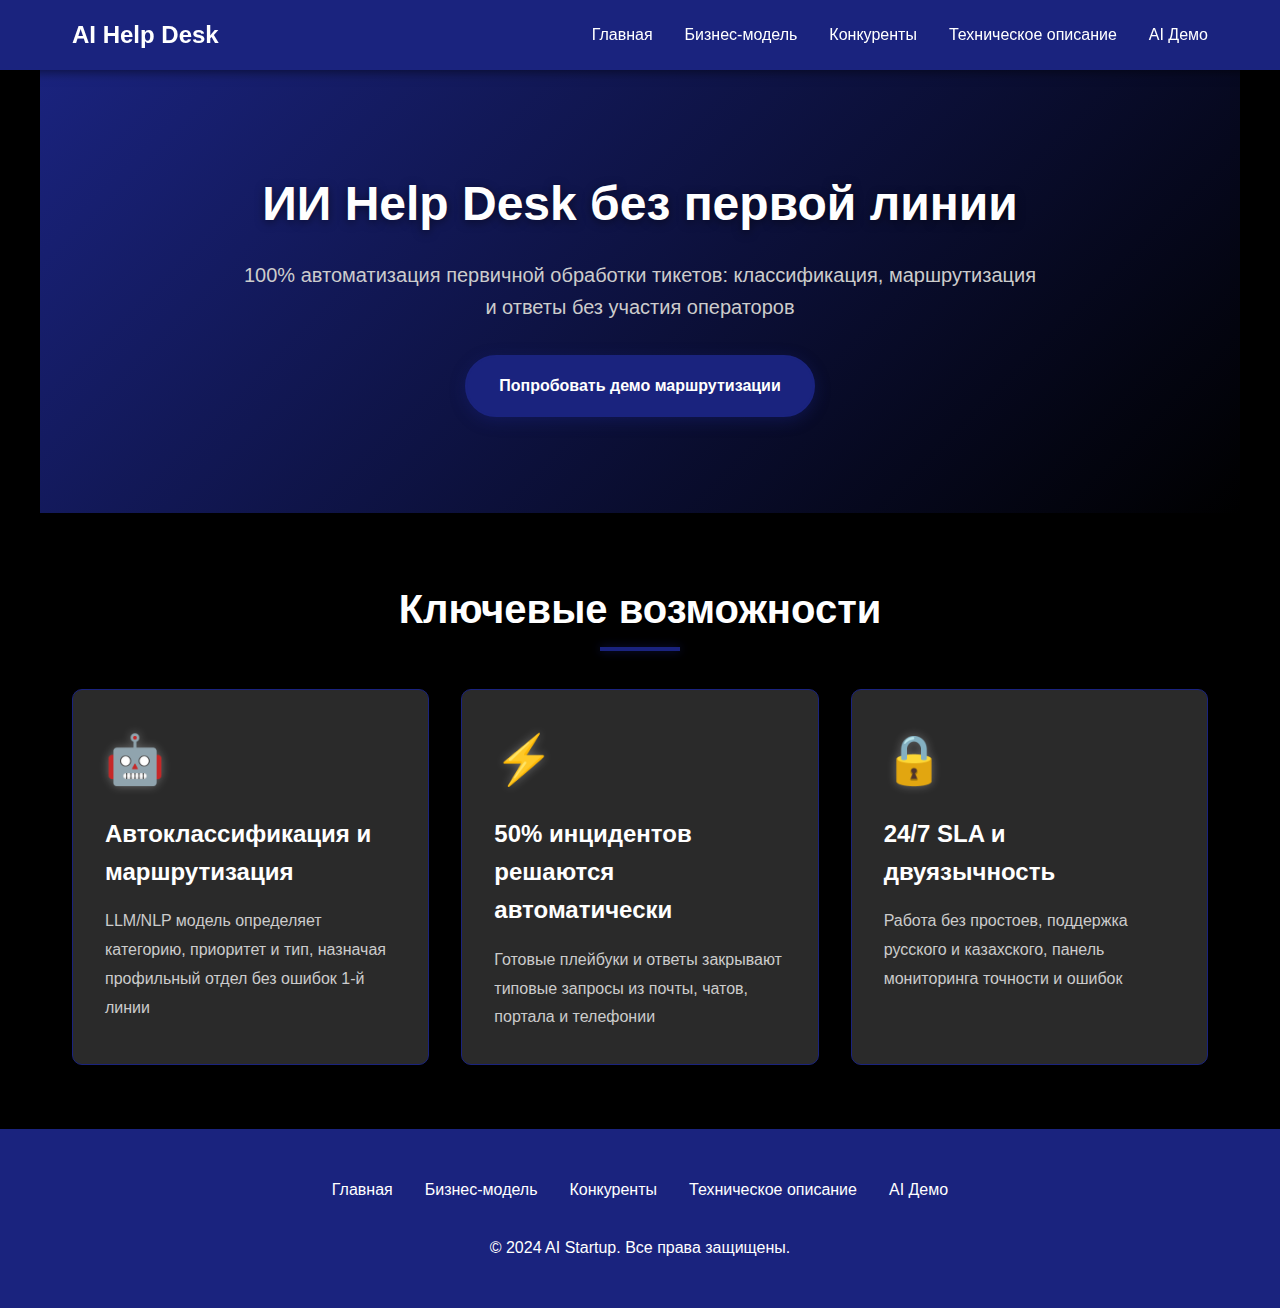
<file: хакатон/project/index.html>
<!DOCTYPE html>
<html lang="ru">
<head>
    <meta charset="UTF-8">
    <meta name="viewport" content="width=device-width, initial-scale=1.0">
    <title>AI Help Desk - Главная</title>
    <link rel="stylesheet" href="assets/css/style.css">
</head>
<body>
    <nav>
        <div class="nav-container">
            <a href="index.html" class="logo">AI Help Desk</a>
            <button class="mobile-menu-toggle">☰</button>
            <ul class="nav-links">
                <li><a href="index.html">Главная</a></li>
                <li><a href="business-model.html">Бизнес-модель</a></li>
                <li><a href="competitors.html">Конкуренты</a></li>
                <li><a href="technical.html">Техническое описание</a></li>
                <li><a href="ai-demo.html">AI Демо</a></li>
            </ul>
        </div>
    </nav>

    <section class="hero">
        <div class="hero-content">
            <h1>ИИ Help Desk без первой линии</h1>
            <p>100% автоматизация первичной обработки тикетов: классификация, маршрутизация и ответы без участия операторов</p>
            <a href="ai-demo.html" class="cta-button">Попробовать демо маршрутизации</a>
        </div>
    </section>

    <section id="features">
        <h2 class="section-title">Ключевые возможности</h2>
        <div class="cards-grid">
            <div class="card">
                <div class="card-icon">🤖</div>
                <h3>Автоклассификация и маршрутизация</h3>
                <p>LLM/NLP модель определяет категорию, приоритет и тип, назначая профильный отдел без ошибок 1-й линии</p>
            </div>
            <div class="card">
                <div class="card-icon">⚡</div>
                <h3>50% инцидентов решаются автоматически</h3>
                <p>Готовые плейбуки и ответы закрывают типовые запросы из почты, чатов, портала и телефонии</p>
            </div>
            <div class="card">
                <div class="card-icon">🔒</div>
                <h3>24/7 SLA и двуязычность</h3>
                <p>Работа без простоев, поддержка русского и казахского, панель мониторинга точности и ошибок</p>
            </div>
        </div>
    </section>

    <footer>
        <div class="footer-content">
            <div class="footer-links">
                <a href="index.html">Главная</a>
                <a href="business-model.html">Бизнес-модель</a>
                <a href="competitors.html">Конкуренты</a>
                <a href="technical.html">Техническое описание</a>
                <a href="ai-demo.html">AI Демо</a>
            </div>
            <p>&copy; 2024 AI Startup. Все права защищены.</p>
        </div>
    </footer>

    <script src="assets/js/main.js"></script>
</body>
</html>
</file>
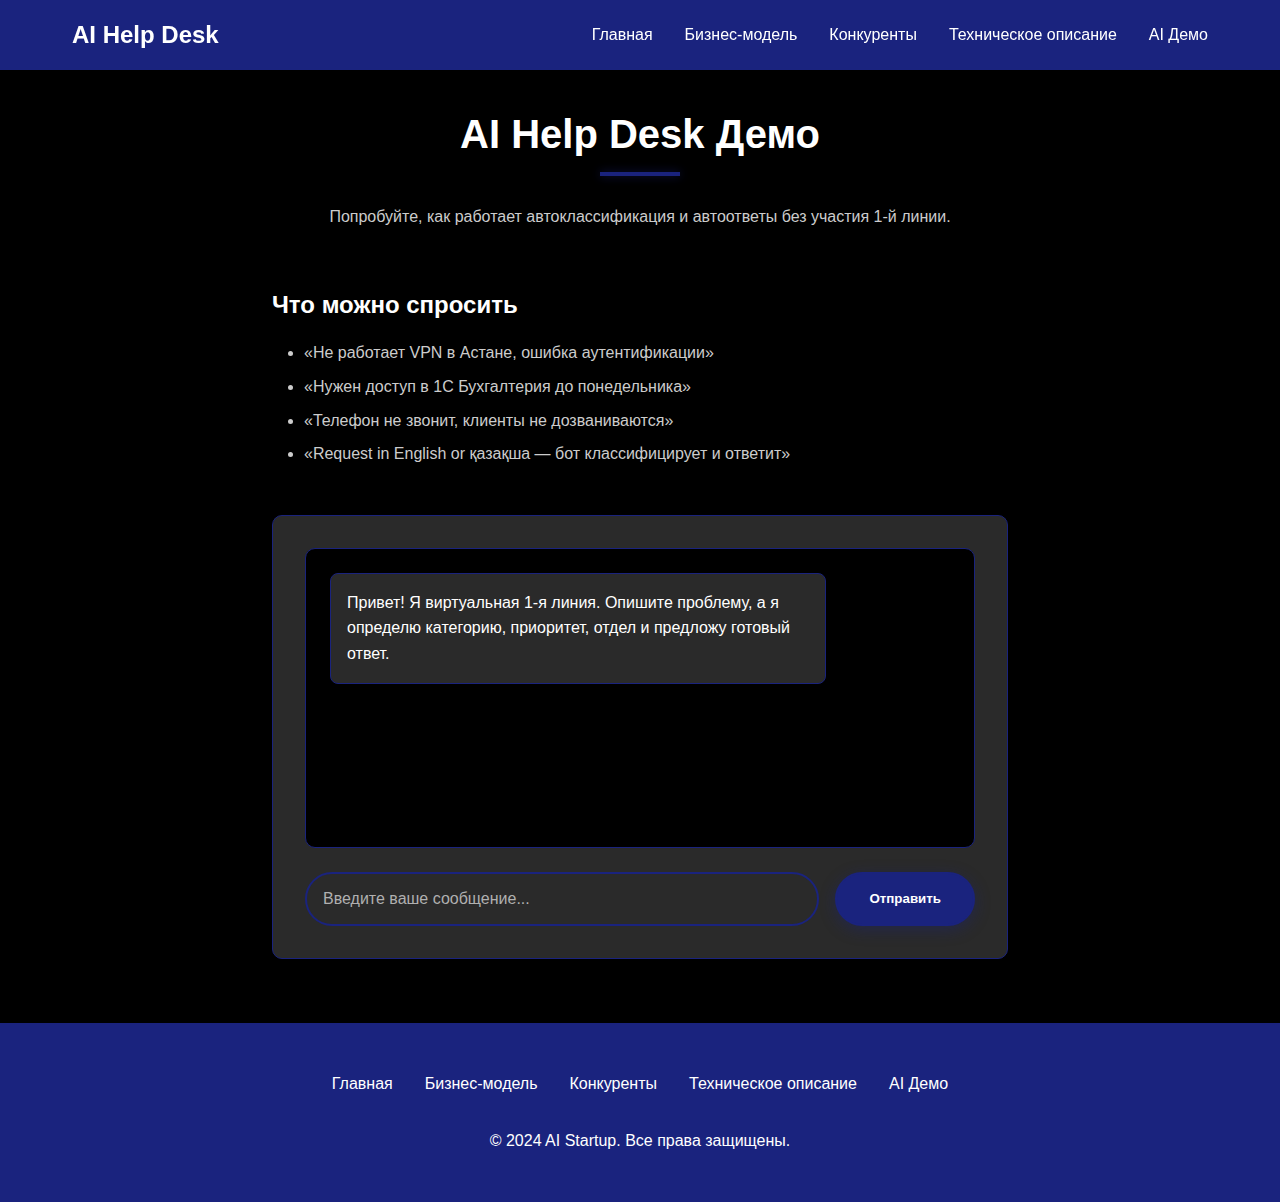
<file: хакатон/project/ai-demo.html>
<!DOCTYPE html>
<html lang="ru">
<head>
    <meta charset="UTF-8">
    <meta name="viewport" content="width=device-width, initial-scale=1.0">
    <title>AI Демо - AI Help Desk</title>
    <link rel="stylesheet" href="assets/css/style.css">
</head>
<body>
    <nav>
        <div class="nav-container">
            <a href="index.html" class="logo">AI Help Desk</a>
            <button class="mobile-menu-toggle">☰</button>
            <ul class="nav-links">
                <li><a href="index.html">Главная</a></li>
                <li><a href="business-model.html">Бизнес-модель</a></li>
                <li><a href="competitors.html">Конкуренты</a></li>
                <li><a href="technical.html">Техническое описание</a></li>
                <li><a href="ai-demo.html">AI Демо</a></li>
            </ul>
        </div>
    </nav>

    <div class="content-page">
        <h1 class="section-title">AI Help Desk Демо</h1>
        <p style="text-align:center;color:#cccccc;margin-top:-10px;">
            Попробуйте, как работает автоклассификация и автоответы без участия 1-й линии.
        </p>
        
        <div class="ai-demo-container">
            <div class="content-section" style="margin-top:0;">
                <h3>Что можно спросить</h3>
                <ul>
                    <li>«Не работает VPN в Астане, ошибка аутентификации»</li>
                    <li>«Нужен доступ в 1С Бухгалтерия до понедельника»</li>
                    <li>«Телефон не звонит, клиенты не дозваниваются»</li>
                    <li>«Request in English or қазақша — бот классифицирует и ответит»</li>
                </ul>
            </div>
            <div class="ai-chat-container">
                <div id="chat-messages" class="chat-messages">
                    <div class="message ai">
                        Привет! Я виртуальная 1-я линия. Опишите проблему, а я определю категорию, приоритет, отдел и предложу готовый ответ.
                    </div>
                </div>
                
                <div class="chat-input-container">
                    <input 
                        type="text" 
                        id="chat-input" 
                        class="chat-input" 
                        placeholder="Введите ваше сообщение..."
                        autocomplete="off"
                    >
                    <button id="send-button" class="send-button">Отправить</button>
                </div>
            </div>
        </div>
    </div>

    <footer>
        <div class="footer-content">
            <div class="footer-links">
                <a href="index.html">Главная</a>
                <a href="business-model.html">Бизнес-модель</a>
                <a href="competitors.html">Конкуренты</a>
                <a href="technical.html">Техническое описание</a>
                <a href="ai-demo.html">AI Демо</a>
            </div>
            <p>&copy; 2024 AI Startup. Все права защищены.</p>
        </div>
    </footer>

    <script src="assets/js/main.js"></script>
    <script src="assets/js/ai-demo.js"></script>
</body>
</html>
</file>
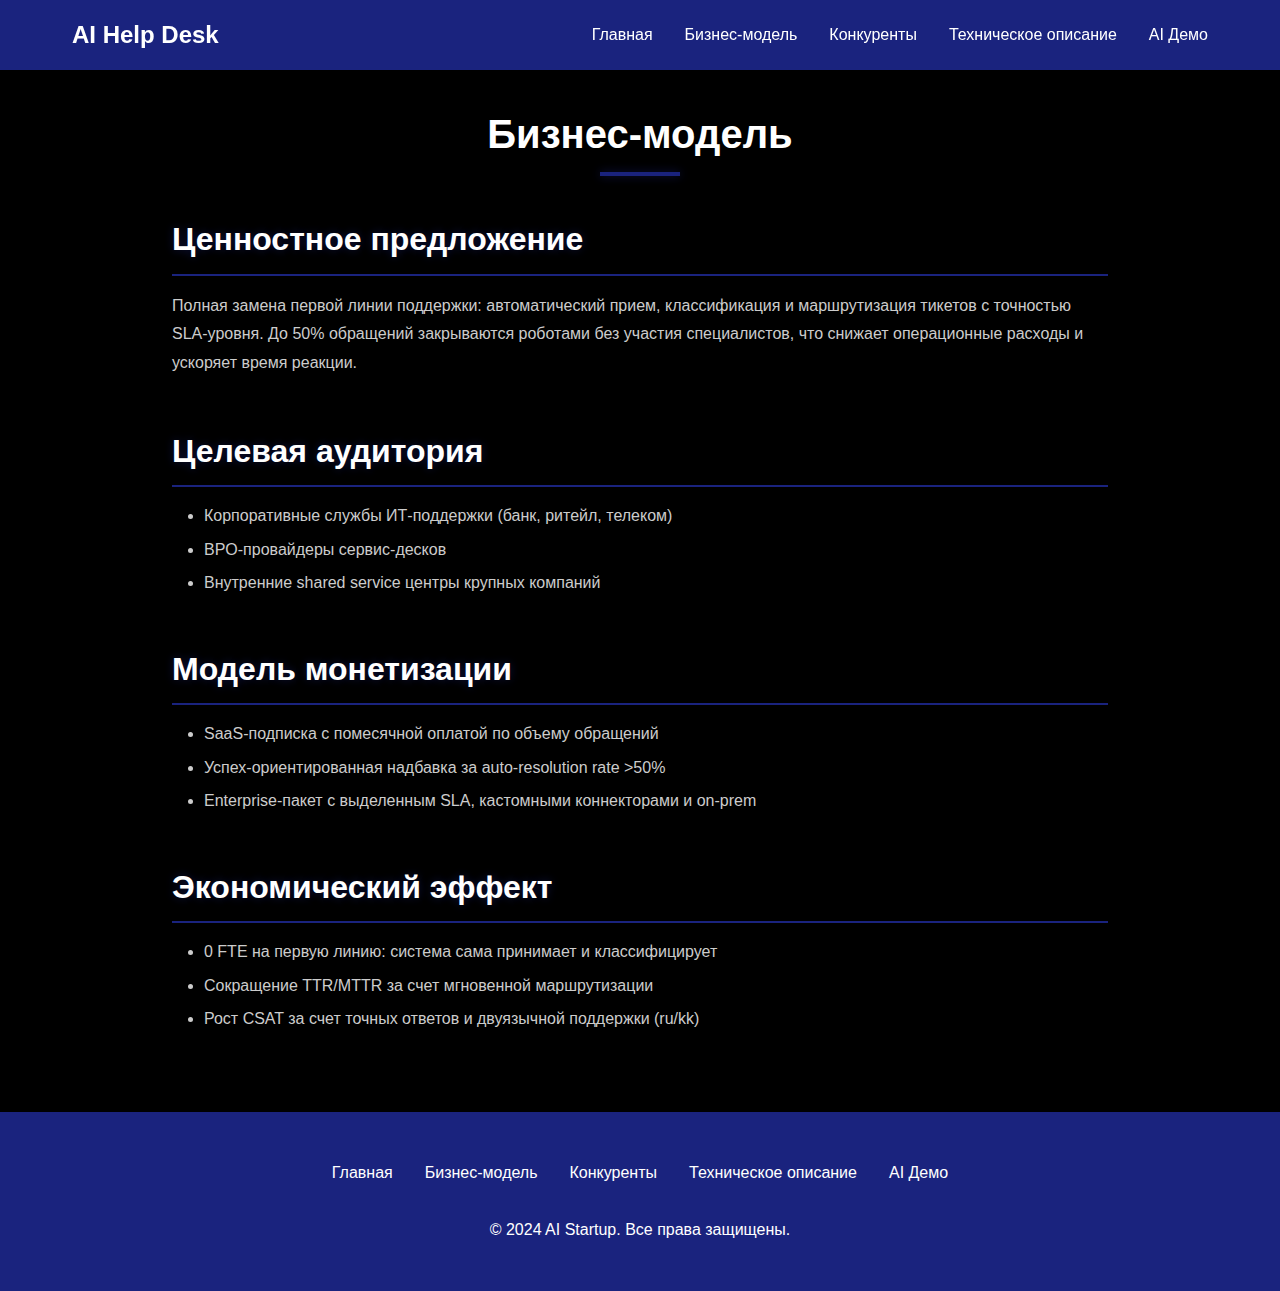
<file: хакатон/project/business-model.html>
<!DOCTYPE html>
<html lang="ru">
<head>
    <meta charset="UTF-8">
    <meta name="viewport" content="width=device-width, initial-scale=1.0">
    <title>Бизнес-модель - AI Help Desk</title>
    <link rel="stylesheet" href="assets/css/style.css">
</head>
<body>
    <nav>
        <div class="nav-container">
            <a href="index.html" class="logo">AI Help Desk</a>
            <button class="mobile-menu-toggle">☰</button>
            <ul class="nav-links">
                <li><a href="index.html">Главная</a></li>
                <li><a href="business-model.html">Бизнес-модель</a></li>
                <li><a href="competitors.html">Конкуренты</a></li>
                <li><a href="technical.html">Техническое описание</a></li>
                <li><a href="ai-demo.html">AI Демо</a></li>
            </ul>
        </div>
    </nav>

    <div class="content-page">
        <h1 class="section-title">Бизнес-модель</h1>

        <div class="content-section">
            <h2>Ценностное предложение</h2>
            <p>
                Полная замена первой линии поддержки: автоматический прием, классификация и маршрутизация тикетов с точностью SLA-уровня. До 50% обращений закрываются роботами без участия специалистов, что снижает операционные расходы и ускоряет время реакции.
            </p>
        </div>

        <div class="content-section">
            <h2>Целевая аудитория</h2>
            <ul>
                <li>Корпоративные службы ИТ-поддержки (банк, ритейл, телеком)</li>
                <li>BPO-провайдеры сервис-десков</li>
                <li>Внутренние shared service центры крупных компаний</li>
            </ul>
        </div>

        <div class="content-section">
            <h2>Модель монетизации</h2>
            <ul>
                <li>SaaS-подписка с помесячной оплатой по объему обращений</li>
                <li>Успех-ориентированная надбавка за auto-resolution rate &gt;50%</li>
                <li>Enterprise-пакет с выделенным SLA, кастомными коннекторами и on-prem</li>
            </ul>
        </div>

        <div class="content-section">
            <h2>Экономический эффект</h2>
            <ul>
                <li>0 FTE на первую линию: система сама принимает и классифицирует</li>
                <li>Сокращение TTR/MTTR за счет мгновенной маршрутизации</li>
                <li>Рост CSAT за счет точных ответов и двуязычной поддержки (ru/kk)</li>
            </ul>
        </div>
    </div>

    <footer>
        <div class="footer-content">
            <div class="footer-links">
                <a href="index.html">Главная</a>
                <a href="business-model.html">Бизнес-модель</a>
                <a href="competitors.html">Конкуренты</a>
                <a href="technical.html">Техническое описание</a>
                <a href="ai-demo.html">AI Демо</a>
            </div>
            <p>&copy; 2024 AI Startup. Все права защищены.</p>
        </div>
    </footer>

    <script src="assets/js/main.js"></script>
</body>
</html>
</file>
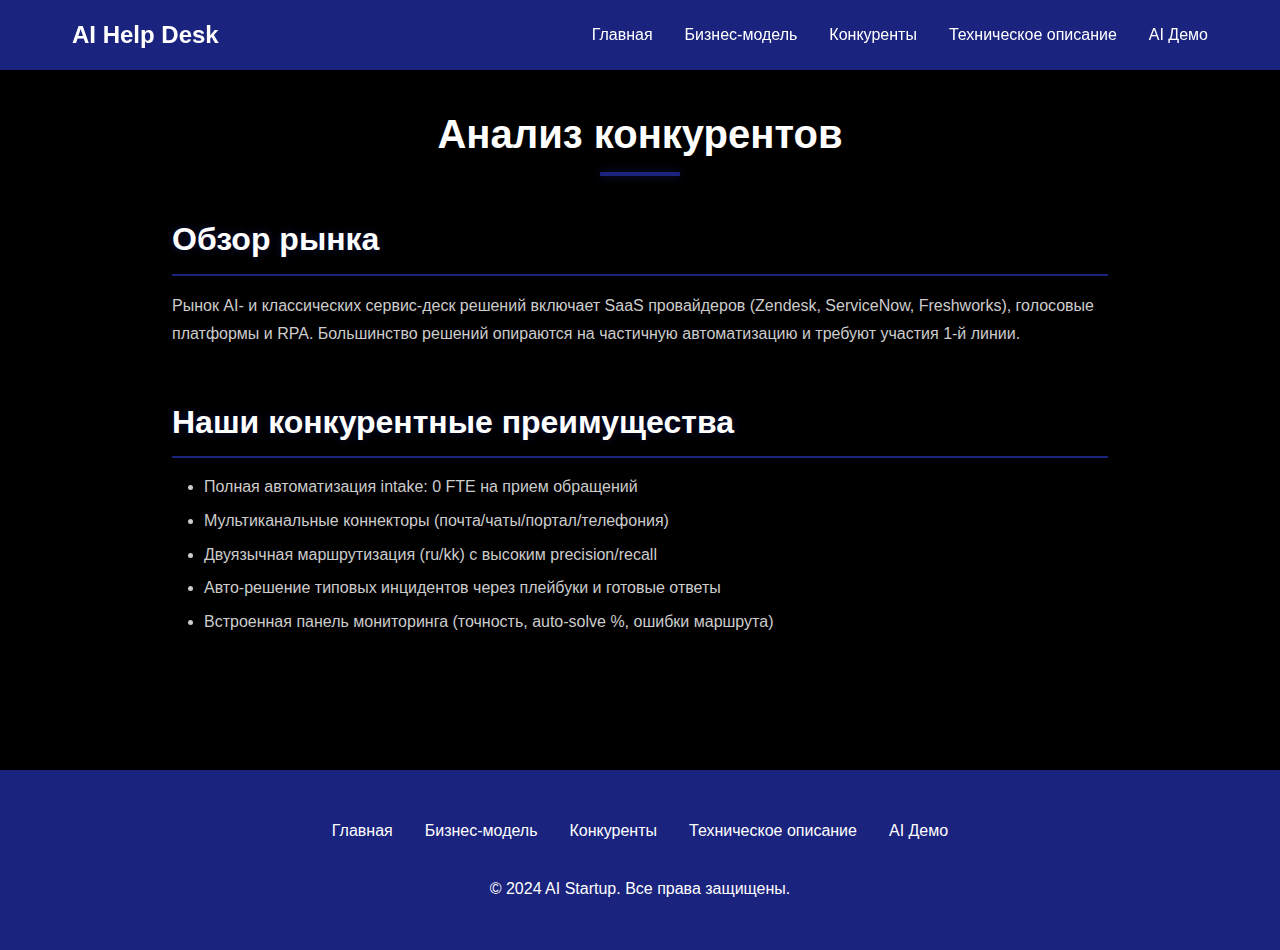
<file: хакатон/project/competitors.html>
<!DOCTYPE html>
<html lang="ru">
<head>
    <meta charset="UTF-8">
    <meta name="viewport" content="width=device-width, initial-scale=1.0">
    <title>Анализ конкурентов - AI Help Desk</title>
    <link rel="stylesheet" href="assets/css/style.css">
</head>
<body>
    <nav>
        <div class="nav-container">
            <a href="index.html" class="logo">AI Help Desk</a>
            <button class="mobile-menu-toggle">☰</button>
            <ul class="nav-links">
                <li><a href="index.html">Главная</a></li>
                <li><a href="business-model.html">Бизнес-модель</a></li>
                <li><a href="competitors.html">Конкуренты</a></li>
                <li><a href="technical.html">Техническое описание</a></li>
                <li><a href="ai-demo.html">AI Демо</a></li>
            </ul>
        </div>
    </nav>

    <div class="content-page">
        <h1 class="section-title">Анализ конкурентов</h1>

        <div class="content-section">
            <h2>Обзор рынка</h2>
            <p>
                Рынок AI- и классических сервис-деск решений включает SaaS провайдеров (Zendesk, ServiceNow, Freshworks), голосовые платформы и RPA. Большинство решений опираются на частичную автоматизацию и требуют участия 1-й линии.
            </p>
        </div>

        <div class="content-section">
            <h2>Наши конкурентные преимущества</h2>
            <ul>
                <li>Полная автоматизация intake: 0 FTE на прием обращений</li>
                <li>Мультиканальные коннекторы (почта/чаты/портал/телефония)</li>
                <li>Двуязычная маршрутизация (ru/kk) с высоким precision/recall</li>
                <li>Авто-решение типовых инцидентов через плейбуки и готовые ответы</li>
                <li>Встроенная панель мониторинга (точность, auto-solve %, ошибки маршрута)</li>
            </ul>
        </div>
    </div>

    <footer>
        <div class="footer-content">
            <div class="footer-links">
                <a href="index.html">Главная</a>
                <a href="business-model.html">Бизнес-модель</a>
                <a href="competitors.html">Конкуренты</a>
                <a href="technical.html">Техническое описание</a>
                <a href="ai-demo.html">AI Демо</a>
            </div>
            <p>&copy; 2024 AI Startup. Все права защищены.</p>
        </div>
    </footer>

    <script src="assets/js/main.js"></script>
</body>
</html>
</file>
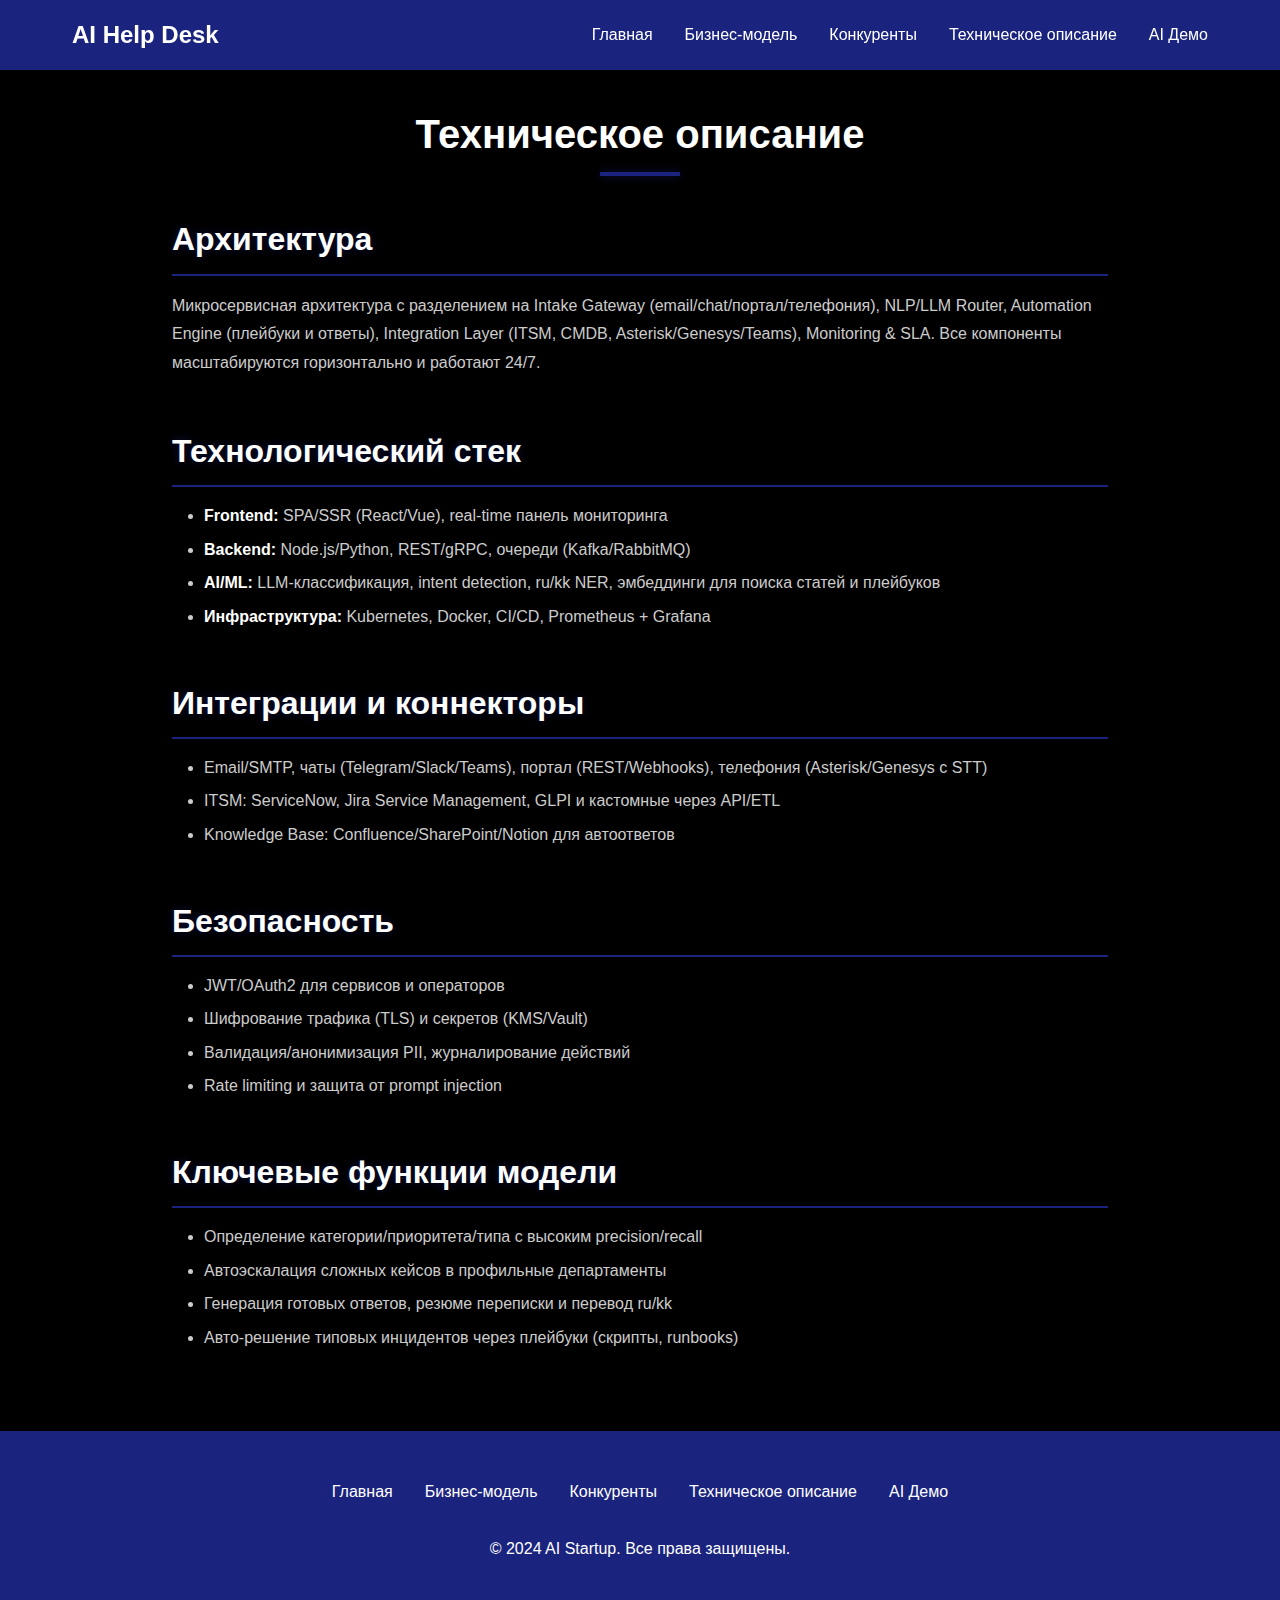
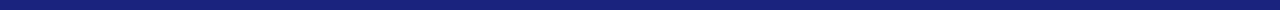
<file: хакатон/project/technical.html>
<!DOCTYPE html>
<html lang="ru">
<head>
    <meta charset="UTF-8">
    <meta name="viewport" content="width=device-width, initial-scale=1.0">
    <title>Техническое описание - AI Help Desk</title>
    <link rel="stylesheet" href="assets/css/style.css">
</head>
<body>
    <nav>
        <div class="nav-container">
            <a href="index.html" class="logo">AI Help Desk</a>
            <button class="mobile-menu-toggle">☰</button>
            <ul class="nav-links">
                <li><a href="index.html">Главная</a></li>
                <li><a href="business-model.html">Бизнес-модель</a></li>
                <li><a href="competitors.html">Конкуренты</a></li>
                <li><a href="technical.html">Техническое описание</a></li>
                <li><a href="ai-demo.html">AI Демо</a></li>
            </ul>
        </div>
    </nav>

    <div class="content-page">
        <h1 class="section-title">Техническое описание</h1>

        <div class="content-section">
            <h2>Архитектура</h2>
            <p>
                Микросервисная архитектура с разделением на Intake Gateway (email/chat/портал/телефония), NLP/LLM Router, Automation Engine (плейбуки и ответы), Integration Layer (ITSM, CMDB, Asterisk/Genesys/Teams), Monitoring &amp; SLA. Все компоненты масштабируются горизонтально и работают 24/7.
            </p>
        </div>

        <div class="content-section">
            <h2>Технологический стек</h2>
            <ul>
                <li><strong>Frontend:</strong> SPA/SSR (React/Vue), real-time панель мониторинга</li>
                <li><strong>Backend:</strong> Node.js/Python, REST/gRPC, очереди (Kafka/RabbitMQ)</li>
                <li><strong>AI/ML:</strong> LLM-классификация, intent detection, ru/kk NER, эмбеддинги для поиска статей и плейбуков</li>
                <li><strong>Инфраструктура:</strong> Kubernetes, Docker, CI/CD, Prometheus + Grafana</li>
            </ul>
        </div>

        <div class="content-section">
            <h2>Интеграции и коннекторы</h2>
            <ul>
                <li>Email/SMTP, чаты (Telegram/Slack/Teams), портал (REST/Webhooks), телефония (Asterisk/Genesys с STT)</li>
                <li>ITSM: ServiceNow, Jira Service Management, GLPI и кастомные через API/ETL</li>
                <li>Knowledge Base: Confluence/SharePoint/Notion для автоответов</li>
            </ul>
        </div>

        <div class="content-section">
            <h2>Безопасность</h2>
            <ul>
                <li>JWT/OAuth2 для сервисов и операторов</li>
                <li>Шифрование трафика (TLS) и секретов (KMS/Vault)</li>
                <li>Валидация/анонимизация PII, журналирование действий</li>
                <li>Rate limiting и защита от prompt injection</li>
            </ul>
        </div>

        <div class="content-section">
            <h2>Ключевые функции модели</h2>
            <ul>
                <li>Определение категории/приоритета/типа с высоким precision/recall</li>
                <li>Автоэскалация сложных кейсов в профильные департаменты</li>
                <li>Генерация готовых ответов, резюме переписки и перевод ru/kk</li>
                <li>Авто-решение типовых инцидентов через плейбуки (скрипты, runbooks)</li>
            </ul>
        </div>
    </div>

    <footer>
        <div class="footer-content">
            <div class="footer-links">
                <a href="index.html">Главная</a>
                <a href="business-model.html">Бизнес-модель</a>
                <a href="competitors.html">Конкуренты</a>
                <a href="technical.html">Техническое описание</a>
                <a href="ai-demo.html">AI Демо</a>
            </div>
            <p>&copy; 2024 AI Startup. Все права защищены.</p>
        </div>
    </footer>

    <script src="assets/js/main.js"></script>
</body>
</html>
</file>
<file: хакатон/project/assets/css/style.css>
/* Общие стили */
* {
    margin: 0;
    padding: 0;
    box-sizing: border-box;
}

:root {
    --dark-blue: #1a237e;
    --dark-blue-hover: #283593;
    --dark-blue-light: #303f9f;
    --black: #000000;
    --white: #ffffff;
    --gray: #b0b0b0;
    --light-gray: #1a1a1a;
    --dark-gray: #2a2a2a;
    --text-gray: #cccccc;
}

body {
    font-family: 'Segoe UI', Tahoma, Geneva, Verdana, sans-serif;
    line-height: 1.6;
    color: var(--white);
    background-color: var(--black);
    overflow-x: hidden;
}

/* Навигация */
nav {
    background-color: var(--dark-blue);
    box-shadow: 0 2px 10px rgba(0, 0, 0, 0.5);
    position: sticky;
    top: 0;
    z-index: 1000;
    padding: 1rem 0;
}

.nav-container {
    max-width: 1200px;
    margin: 0 auto;
    display: flex;
    justify-content: space-between;
    align-items: center;
    padding: 0 2rem;
}

.logo {
    font-size: 1.5rem;
    font-weight: bold;
    color: var(--white);
    text-decoration: none;
    transition: all 0.3s ease;
}

.logo:hover {
    transform: scale(1.05);
    color: var(--white);
    text-shadow: 0 0 10px rgba(255, 255, 255, 0.5);
}

.nav-links {
    display: flex;
    list-style: none;
    gap: 2rem;
}

.nav-links a {
    text-decoration: none;
    color: var(--white);
    font-weight: 500;
    transition: all 0.3s ease;
    position: relative;
    padding: 0.5rem 0;
}

.nav-links a::after {
    content: '';
    position: absolute;
    bottom: 0;
    left: 0;
    width: 0;
    height: 2px;
    background-color: var(--white);
    transition: width 0.3s ease;
}

.nav-links a:hover {
    color: var(--white);
    text-shadow: 0 0 8px rgba(255, 255, 255, 0.6);
}

.nav-links a:hover::after {
    width: 100%;
}

.mobile-menu-toggle {
    display: none;
    background: none;
    border: none;
    font-size: 1.5rem;
    cursor: pointer;
    color: var(--white);
    transition: all 0.3s ease;
}

.mobile-menu-toggle:hover {
    color: var(--white);
    text-shadow: 0 0 8px rgba(255, 255, 255, 0.6);
}

/* Главная секция */
.hero {
    background: linear-gradient(135deg, var(--dark-blue) 0%, var(--black) 100%);
    color: var(--white);
    padding: 6rem 2rem;
    text-align: center;
    animation: fadeIn 1s ease-in;
}

@keyframes fadeIn {
    from {
        opacity: 0;
        transform: translateY(20px);
    }
    to {
        opacity: 1;
        transform: translateY(0);
    }
}

.hero-content {
    max-width: 800px;
    margin: 0 auto;
}

.hero h1 {
    font-size: 3rem;
    margin-bottom: 1rem;
    animation: slideInLeft 1s ease-out;
    text-shadow: 0 2px 10px rgba(0, 0, 0, 0.5);
}

@keyframes slideInLeft {
    from {
        opacity: 0;
        transform: translateX(-50px);
    }
    to {
        opacity: 1;
        transform: translateX(0);
    }
}

.hero p {
    font-size: 1.25rem;
    margin-bottom: 2rem;
    animation: slideInRight 1s ease-out;
    color: var(--text-gray);
}

@keyframes slideInRight {
    from {
        opacity: 0;
        transform: translateX(50px);
    }
    to {
        opacity: 1;
        transform: translateX(0);
    }
}

.cta-button {
    display: inline-block;
    padding: 1rem 2rem;
    background-color: var(--dark-blue);
    color: var(--white);
    text-decoration: none;
    border-radius: 50px;
    font-weight: bold;
    transition: all 0.3s ease;
    box-shadow: 0 4px 15px rgba(26, 35, 126, 0.4);
    border: 2px solid var(--dark-blue);
}

.cta-button:hover {
    background-color: var(--dark-blue-hover);
    border-color: var(--white);
    transform: translateY(-3px);
    box-shadow: 0 6px 20px rgba(26, 35, 126, 0.6), 0 0 15px rgba(255, 255, 255, 0.3);
}

/* Секции */
section {
    padding: 4rem 2rem;
    max-width: 1200px;
    margin: 0 auto;
    background-color: var(--black);
}

.section-title {
    font-size: 2.5rem;
    text-align: center;
    margin-bottom: 3rem;
    color: var(--white);
    position: relative;
}

.section-title::after {
    content: '';
    position: absolute;
    bottom: -10px;
    left: 50%;
    transform: translateX(-50%);
    width: 80px;
    height: 4px;
    background-color: var(--dark-blue);
    box-shadow: 0 0 10px rgba(26, 35, 126, 0.6);
}

/* Карточки */
.cards-grid {
    display: grid;
    grid-template-columns: repeat(auto-fit, minmax(300px, 1fr));
    gap: 2rem;
    margin-top: 2rem;
}

.card {
    background-color: var(--dark-gray);
    border: 1px solid var(--dark-blue);
    border-radius: 10px;
    padding: 2rem;
    transition: all 0.3s ease;
    box-shadow: 0 2px 10px rgba(0, 0, 0, 0.3);
}

.card:hover {
    transform: translateY(-5px);
    box-shadow: 0 8px 25px rgba(26, 35, 126, 0.5), 0 0 20px rgba(255, 255, 255, 0.1);
    border-color: var(--dark-blue-light);
    background-color: var(--light-gray);
}

.card-icon {
    font-size: 3rem;
    color: var(--white);
    margin-bottom: 1rem;
    filter: drop-shadow(0 0 5px rgba(255, 255, 255, 0.3));
}

.card h3 {
    font-size: 1.5rem;
    margin-bottom: 1rem;
    color: var(--white);
}

.card p {
    color: var(--text-gray);
    line-height: 1.8;
}

/* Футер */
footer {
    background-color: var(--dark-blue);
    color: var(--white);
    padding: 3rem 2rem;
    text-align: center;
}

.footer-content {
    max-width: 1200px;
    margin: 0 auto;
}

.footer-links {
    display: flex;
    justify-content: center;
    gap: 2rem;
    margin-bottom: 2rem;
    flex-wrap: wrap;
}

.footer-links a {
    color: var(--white);
    text-decoration: none;
    transition: all 0.3s ease;
    position: relative;
}

.footer-links a:hover {
    color: var(--white);
    text-shadow: 0 0 8px rgba(255, 255, 255, 0.6);
}

/* Страницы контента */
.content-page {
    padding: 2rem;
    max-width: 1000px;
    margin: 0 auto;
    min-height: calc(100vh - 200px);
    background-color: var(--black);
    color: var(--white);
}

.content-section {
    margin-bottom: 3rem;
}

.content-section h2 {
    font-size: 2rem;
    color: var(--white);
    margin-bottom: 1rem;
    padding-bottom: 0.5rem;
    border-bottom: 2px solid var(--dark-blue);
    text-shadow: 0 0 10px rgba(26, 35, 126, 0.5);
}

.content-section h3 {
    font-size: 1.5rem;
    color: var(--white);
    margin-top: 1.5rem;
    margin-bottom: 1rem;
}

.content-section p {
    margin-bottom: 1rem;
    line-height: 1.8;
    color: var(--text-gray);
}

.content-section ul {
    margin-left: 2rem;
    margin-bottom: 1rem;
}

.content-section li {
    margin-bottom: 0.5rem;
    color: var(--text-gray);
}

.content-section strong {
    color: var(--white);
}

.content-section code {
    background-color: var(--dark-gray);
    color: var(--white);
    padding: 0.2rem 0.5rem;
    border-radius: 4px;
    border: 1px solid var(--dark-blue);
}

.content-section table {
    width: 100%;
    border-collapse: collapse;
    margin: 1rem 0;
    background-color: var(--dark-gray);
}

.content-section th {
    background-color: var(--dark-blue);
    color: var(--white);
    padding: 1rem;
    text-align: left;
    border: 1px solid var(--dark-blue-light);
}

.content-section td {
    padding: 1rem;
    border: 1px solid var(--dark-blue);
    color: var(--text-gray);
}

.content-section pre {
    background-color: var(--dark-gray);
    padding: 1rem;
    border-radius: 5px;
    overflow-x: auto;
    margin: 1rem 0;
    border: 1px solid var(--dark-blue);
}

/* AI Demo страница */
.ai-demo-container {
    max-width: 800px;
    margin: 0 auto;
    padding: 2rem;
}

.ai-chat-container {
    background-color: var(--dark-gray);
    border-radius: 10px;
    padding: 2rem;
    margin-top: 2rem;
    border: 1px solid var(--dark-blue);
    box-shadow: 0 4px 15px rgba(0, 0, 0, 0.3);
}

.chat-messages {
    min-height: 300px;
    max-height: 500px;
    overflow-y: auto;
    background-color: var(--black);
    border-radius: 10px;
    padding: 1.5rem;
    margin-bottom: 1.5rem;
    border: 1px solid var(--dark-blue);
}

.chat-messages::-webkit-scrollbar {
    width: 8px;
}

.chat-messages::-webkit-scrollbar-track {
    background: var(--dark-gray);
    border-radius: 10px;
}

.chat-messages::-webkit-scrollbar-thumb {
    background: var(--dark-blue);
    border-radius: 10px;
}

.chat-messages::-webkit-scrollbar-thumb:hover {
    background: var(--dark-blue-hover);
}

.message {
    margin-bottom: 1rem;
    padding: 1rem;
    border-radius: 8px;
    animation: messageSlide 0.3s ease;
}

@keyframes messageSlide {
    from {
        opacity: 0;
        transform: translateY(10px);
    }
    to {
        opacity: 1;
        transform: translateY(0);
    }
}

.message.user {
    background-color: var(--dark-blue);
    color: var(--white);
    margin-left: 20%;
    box-shadow: 0 2px 10px rgba(26, 35, 126, 0.4);
}

.message.ai {
    background-color: var(--dark-gray);
    color: var(--white);
    margin-right: 20%;
    border: 1px solid var(--dark-blue);
    box-shadow: 0 2px 10px rgba(0, 0, 0, 0.3);
}

.chat-input-container {
    display: flex;
    gap: 1rem;
}

.chat-input {
    flex: 1;
    padding: 1rem;
    border: 2px solid var(--dark-blue);
    border-radius: 50px;
    font-size: 1rem;
    transition: all 0.3s ease;
    background-color: var(--dark-gray);
    color: var(--white);
}

.chat-input::placeholder {
    color: var(--gray);
}

.chat-input:focus {
    outline: none;
    border-color: var(--white);
    box-shadow: 0 0 15px rgba(255, 255, 255, 0.3);
    background-color: var(--light-gray);
}

.send-button {
    padding: 1rem 2rem;
    background-color: var(--dark-blue);
    color: var(--white);
    border: 2px solid var(--dark-blue);
    border-radius: 50px;
    font-weight: bold;
    cursor: pointer;
    transition: all 0.3s ease;
    box-shadow: 0 4px 15px rgba(26, 35, 126, 0.4);
}

.send-button:hover {
    background-color: var(--dark-blue-hover);
    border-color: var(--white);
    transform: scale(1.05);
    box-shadow: 0 6px 20px rgba(26, 35, 126, 0.6), 0 0 15px rgba(255, 255, 255, 0.3);
}

.send-button:disabled {
    background-color: var(--dark-gray);
    border-color: var(--dark-gray);
    cursor: not-allowed;
    transform: none;
    box-shadow: none;
}

.loading {
    display: inline-block;
    width: 20px;
    height: 20px;
    border: 3px solid rgba(255, 255, 255, 0.3);
    border-radius: 50%;
    border-top-color: var(--white);
    animation: spin 1s ease-in-out infinite;
}

@keyframes spin {
    to { transform: rotate(360deg); }
}

/* Адаптивность */
@media (max-width: 768px) {
    .nav-links {
        position: fixed;
        left: -100%;
        top: 70px;
        flex-direction: column;
        background-color: var(--dark-blue);
        width: 100%;
        text-align: center;
        transition: left 0.3s ease;
        box-shadow: 0 10px 27px rgba(0, 0, 0, 0.5);
        padding: 2rem 0;
    }

    .nav-links.active {
        left: 0;
    }

    .mobile-menu-toggle {
        display: block;
    }

    .hero h1 {
        font-size: 2rem;
    }

    .hero p {
        font-size: 1rem;
    }

    .cards-grid {
        grid-template-columns: 1fr;
    }

    .section-title {
        font-size: 2rem;
    }

    .message.user,
    .message.ai {
        margin-left: 0;
        margin-right: 0;
    }
}
</file>
